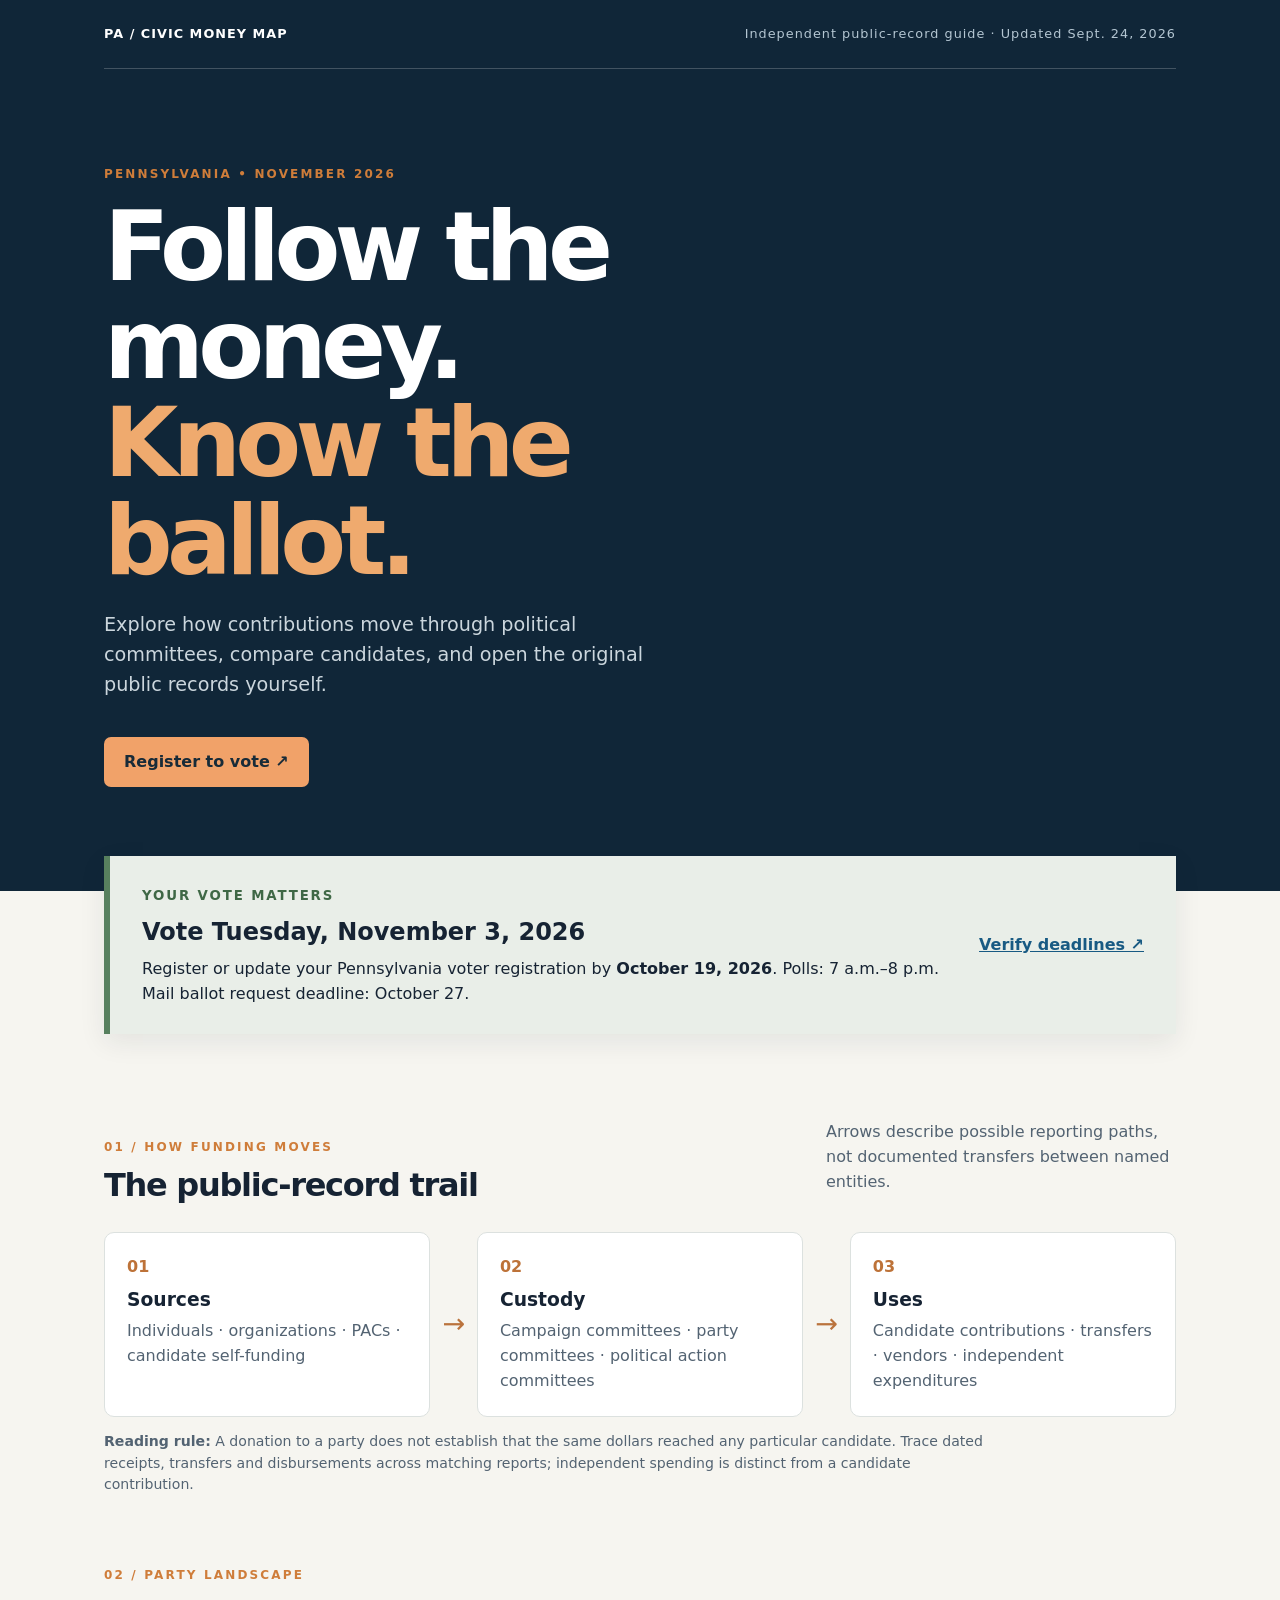
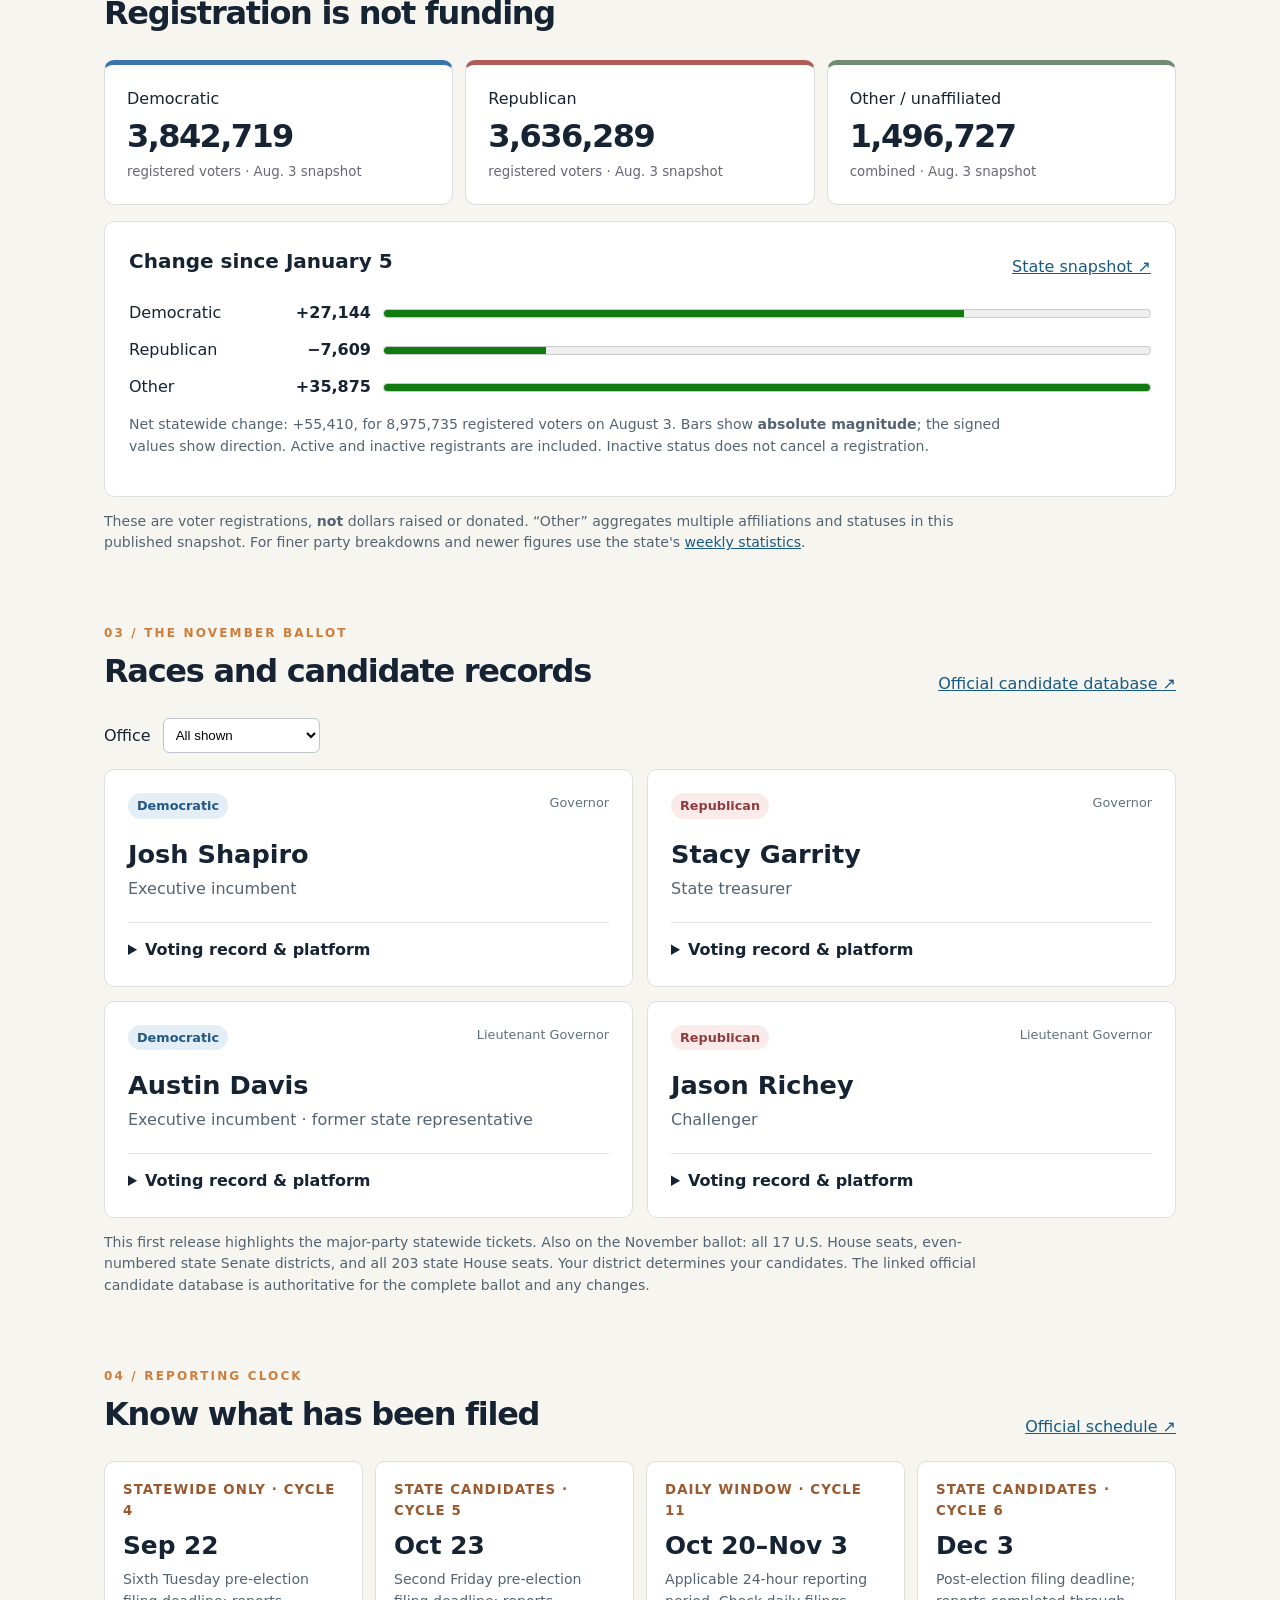
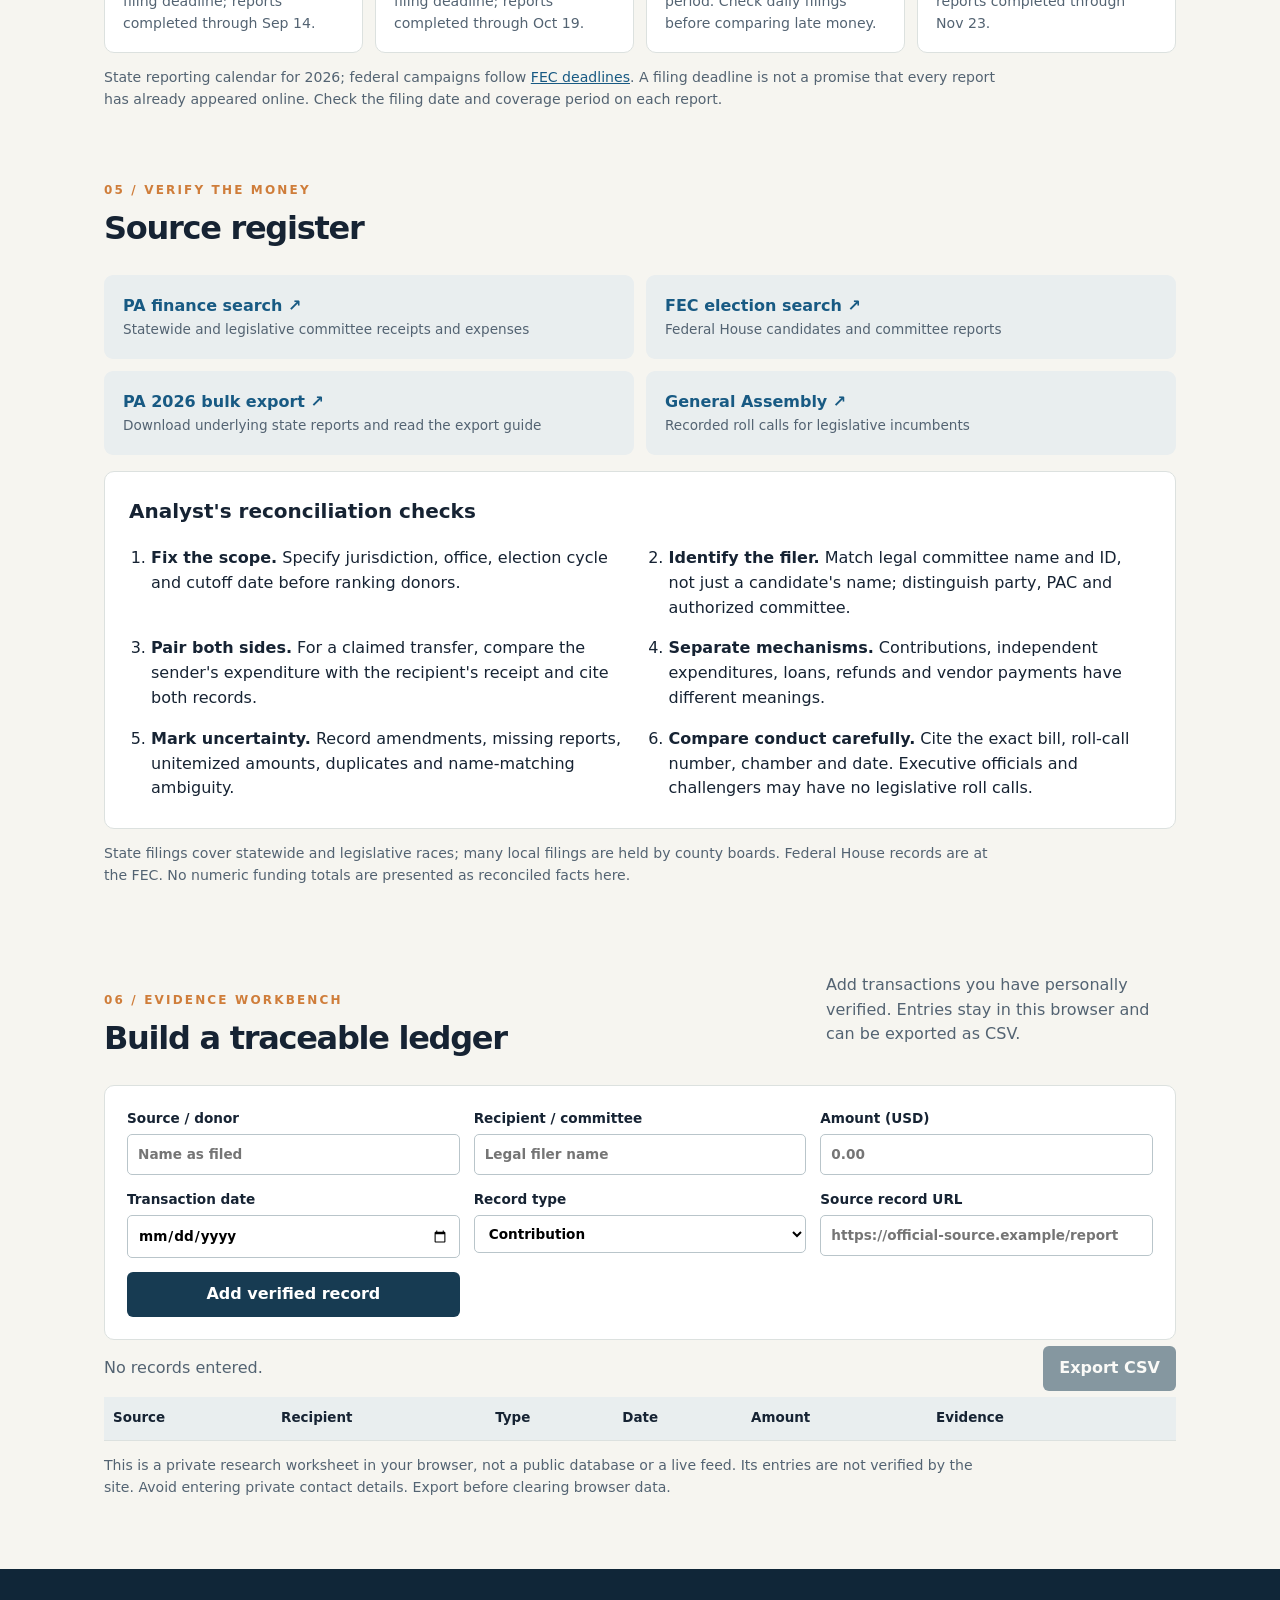
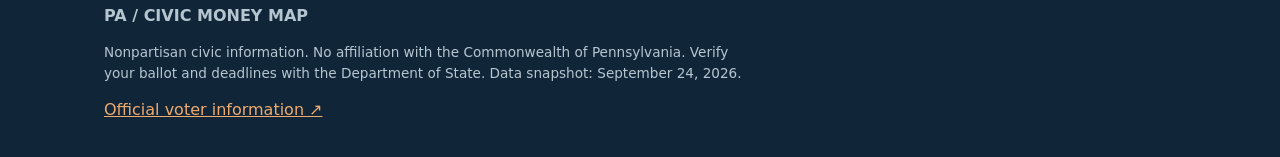
<file: index.html>
<!doctype html>
<html lang="en"><head><meta charset="utf-8"><meta name="viewport" content="width=device-width,initial-scale=1"><title>PA Civic Money Map · 2026</title><link rel="stylesheet" href="style.css?v=2"></head>
<body><header><div class="wrap"><nav><strong>PA / CIVIC MONEY MAP</strong><span>Independent public-record guide · Updated Sept. 24, 2026</span></nav><div class="hero"><p class="eyebrow">PENNSYLVANIA • NOVEMBER 2026</p><h1>Follow the money.<br><em>Know the ballot.</em></h1><p>Explore how contributions move through political committees, compare candidates, and open the original public records yourself.</p><a class="button" href="https://www.pavoterservices.pa.gov/pages/voterregistrationapplication.aspx" target="_blank" rel="noopener">Register to vote ↗</a></div></div></header>
<main class="wrap"><section class="deadline" aria-label="Election reminder"><div><small>YOUR VOTE MATTERS</small><h2>Vote Tuesday, November 3, 2026</h2><p>Register or update your Pennsylvania voter registration by <strong>October 19, 2026</strong>. Polls: 7 a.m.–8 p.m. Mail ballot request deadline: October 27.</p></div><a href="https://www.pa.gov/agencies/vote/elections/upcoming-elections" target="_blank" rel="noopener">Verify deadlines ↗</a></section>
<section><div class="sectionhead"><div><p class="eyebrow">01 / HOW FUNDING MOVES</p><h2>The public-record trail</h2></div><p class="muted">Arrows describe possible reporting paths, not documented transfers between named entities.</p></div><div class="flow" role="img" aria-label="Illustrative funding flow: donors to committees or parties, then candidates or spending vendors"><div><b>01</b><h3>Sources</h3><p>Individuals · organizations · PACs · candidate self-funding</p></div><i>→</i><div><b>02</b><h3>Custody</h3><p>Campaign committees · party committees · political action committees</p></div><i>→</i><div><b>03</b><h3>Uses</h3><p>Candidate contributions · transfers · vendors · independent expenditures</p></div></div><p class="note"><strong>Reading rule:</strong> A donation to a party does not establish that the same dollars reached any particular candidate. Trace dated receipts, transfers and disbursements across matching reports; independent spending is distinct from a candidate contribution.</p></section>
<section><div class="sectionhead"><div><p class="eyebrow">02 / PARTY LANDSCAPE</p><h2>Registration is not funding</h2></div></div><div class="partygrid"><article class="party dem"><span>Democratic</span><strong>3,842,719</strong><small>registered voters · Aug. 3 snapshot</small></article><article class="party rep"><span>Republican</span><strong>3,636,289</strong><small>registered voters · Aug. 3 snapshot</small></article><article class="party other"><span>Other / unaffiliated</span><strong>1,496,727</strong><small>combined · Aug. 3 snapshot</small></article></div><div class="panel"><div class="sectionhead"><h3>Change since January 5</h3><a href="https://www.pa.gov/agencies/dos/newsroom/pa-routine-list-maintenance-helps-ensure-accurate-voter-rolls" target="_blank" rel="noopener">State snapshot ↗</a></div><div class="trend" aria-label="Registration change from January 5 to August 3, 2026"><div><span>Democratic</span><b>+27,144</b><meter min="0" max="35875" value="27144">27,144</meter></div><div><span>Republican</span><b>−7,609</b><meter min="0" max="35875" value="7609">7,609 decrease</meter></div><div><span>Other</span><b>+35,875</b><meter min="0" max="35875" value="35875">35,875</meter></div></div><p class="note">Net statewide change: +55,410, for 8,975,735 registered voters on August 3. Bars show <strong>absolute magnitude</strong>; the signed values show direction. Active and inactive registrants are included. Inactive status does not cancel a registration.</p></div><p class="note">These are voter registrations, <strong>not</strong> dollars raised or donated. “Other” aggregates multiple affiliations and statuses in this published snapshot. For finer party breakdowns and newer figures use the state's <a href="https://www.pa.gov/agencies/dos/resources/voting-and-elections-resources/voting-and-election-statistics">weekly statistics</a>.</p></section>
<section><div class="sectionhead"><div><p class="eyebrow">03 / THE NOVEMBER BALLOT</p><h2>Races and candidate records</h2></div><a href="https://www.pavoterservices.pa.gov/electioninfo/ElectionInfo.aspx" target="_blank" rel="noopener">Official candidate database ↗</a></div><div class="filters"><label for="office">Office</label><select id="office"><option value="all">All shown</option><option value="Governor">Governor</option><option value="Lieutenant Governor">Lieutenant governor</option></select></div><div id="cards" class="cards"></div><p class="note">This first release highlights the major-party statewide tickets. Also on the November ballot: all 17 U.S. House seats, even-numbered state Senate districts, and all 203 state House seats. Your district determines your candidates. The linked official candidate database is authoritative for the complete ballot and any changes.</p></section>
<section><div class="sectionhead"><div><p class="eyebrow">04 / REPORTING CLOCK</p><h2>Know what has been filed</h2></div><a href="https://www.pa.gov/agencies/dos/programs/voting-and-elections/campaign-finance/reporting-dates" target="_blank" rel="noopener">Official schedule ↗</a></div><div class="dates"><article><small>STATEWIDE ONLY · CYCLE 4</small><b>Sep 22</b><span>Sixth Tuesday pre-election filing deadline; reports completed through Sep 14.</span></article><article><small>STATE CANDIDATES · CYCLE 5</small><b>Oct 23</b><span>Second Friday pre-election filing deadline; reports completed through Oct 19.</span></article><article><small>DAILY WINDOW · CYCLE 11</small><b>Oct 20–Nov 3</b><span>Applicable 24-hour reporting period. Check daily filings before comparing late money.</span></article><article><small>STATE CANDIDATES · CYCLE 6</small><b>Dec 3</b><span>Post-election filing deadline; reports completed through Nov 23.</span></article></div><p class="note">State reporting calendar for 2026; federal campaigns follow <a href="https://www.fec.gov/help-candidates-and-committees/dates-and-deadlines/2026-reporting-dates/congressional-pre-election-reporting-dates-2026/">FEC deadlines</a>. A filing deadline is not a promise that every report has already appeared online. Check the filing date and coverage period on each report.</p></section>
<section><div class="sectionhead"><div><p class="eyebrow">05 / VERIFY THE MONEY</p><h2>Source register</h2></div></div><div class="resources"><a href="https://www.campaignfinanceonline.pa.gov/pages/CFReportSearch.aspx" target="_blank" rel="noopener"><b>PA finance search ↗</b><span>Statewide and legislative committee receipts and expenses</span></a><a href="https://www.fec.gov/data/elections/" target="_blank" rel="noopener"><b>FEC election search ↗</b><span>Federal House candidates and committee reports</span></a><a href="https://www.pa.gov/agencies/dos/resources/voting-and-elections-resources/campaign-finance-data" target="_blank" rel="noopener"><b>PA 2026 bulk export ↗</b><span>Download underlying state reports and read the export guide</span></a><a href="https://www.palegis.us/" target="_blank" rel="noopener"><b>General Assembly ↗</b><span>Recorded roll calls for legislative incumbents</span></a></div><div class="panel"><h3>Analyst's reconciliation checks</h3><ol class="checklist"><li><b>Fix the scope.</b> Specify jurisdiction, office, election cycle and cutoff date before ranking donors.</li><li><b>Identify the filer.</b> Match legal committee name and ID, not just a candidate's name; distinguish party, PAC and authorized committee.</li><li><b>Pair both sides.</b> For a claimed transfer, compare the sender's expenditure with the recipient's receipt and cite both records.</li><li><b>Separate mechanisms.</b> Contributions, independent expenditures, loans, refunds and vendor payments have different meanings.</li><li><b>Mark uncertainty.</b> Record amendments, missing reports, unitemized amounts, duplicates and name-matching ambiguity.</li><li><b>Compare conduct carefully.</b> Cite the exact bill, roll-call number, chamber and date. Executive officials and challengers may have no legislative roll calls.</li></ol></div><p class="note">State filings cover statewide and legislative races; many local filings are held by county boards. Federal House records are at the FEC. No numeric funding totals are presented as reconciled facts here.</p></section>
<section><div class="sectionhead"><div><p class="eyebrow">06 / EVIDENCE WORKBENCH</p><h2>Build a traceable ledger</h2></div><p class="muted">Add transactions you have personally verified. Entries stay in this browser and can be exported as CSV.</p></div><form id="ledger-form" class="ledger-form"><label>Source / donor<input name="source" required maxlength="120" placeholder="Name as filed"></label><label>Recipient / committee<input name="recipient" required maxlength="120" placeholder="Legal filer name"></label><label>Amount (USD)<input name="amount" required type="number" min="0.01" step="0.01" placeholder="0.00"></label><label>Transaction date<input name="date" required type="date"></label><label>Record type<select name="kind"><option>Contribution</option><option>Transfer</option><option>Independent expenditure</option><option>Loan</option><option>Refund</option><option>Vendor payment</option></select></label><label>Source record URL<input name="url" required type="url" placeholder="https://official-source.example/report"></label><button type="submit">Add verified record</button></form><div class="ledger-head"><p id="ledger-status" role="status">No records entered.</p><button id="export-ledger" type="button" disabled>Export CSV</button></div><div class="table-scroll"><table><thead><tr><th>Source</th><th>Recipient</th><th>Type</th><th>Date</th><th>Amount</th><th>Evidence</th><th></th></tr></thead><tbody id="ledger-rows"></tbody></table></div><p class="note">This is a private research worksheet in your browser, not a public database or a live feed. Its entries are not verified by the site. Avoid entering private contact details. Export before clearing browser data.</p></section></main>
<footer><div class="wrap"><strong>PA / CIVIC MONEY MAP</strong><p>Nonpartisan civic information. No affiliation with the Commonwealth of Pennsylvania. Verify your ballot and deadlines with the Department of State. Data snapshot: September 24, 2026.</p><a href="https://www.pa.gov/agencies/vote/voter-registration">Official voter information ↗</a></div></footer><script src="app.js?v=2"></script></body></html>
</file>
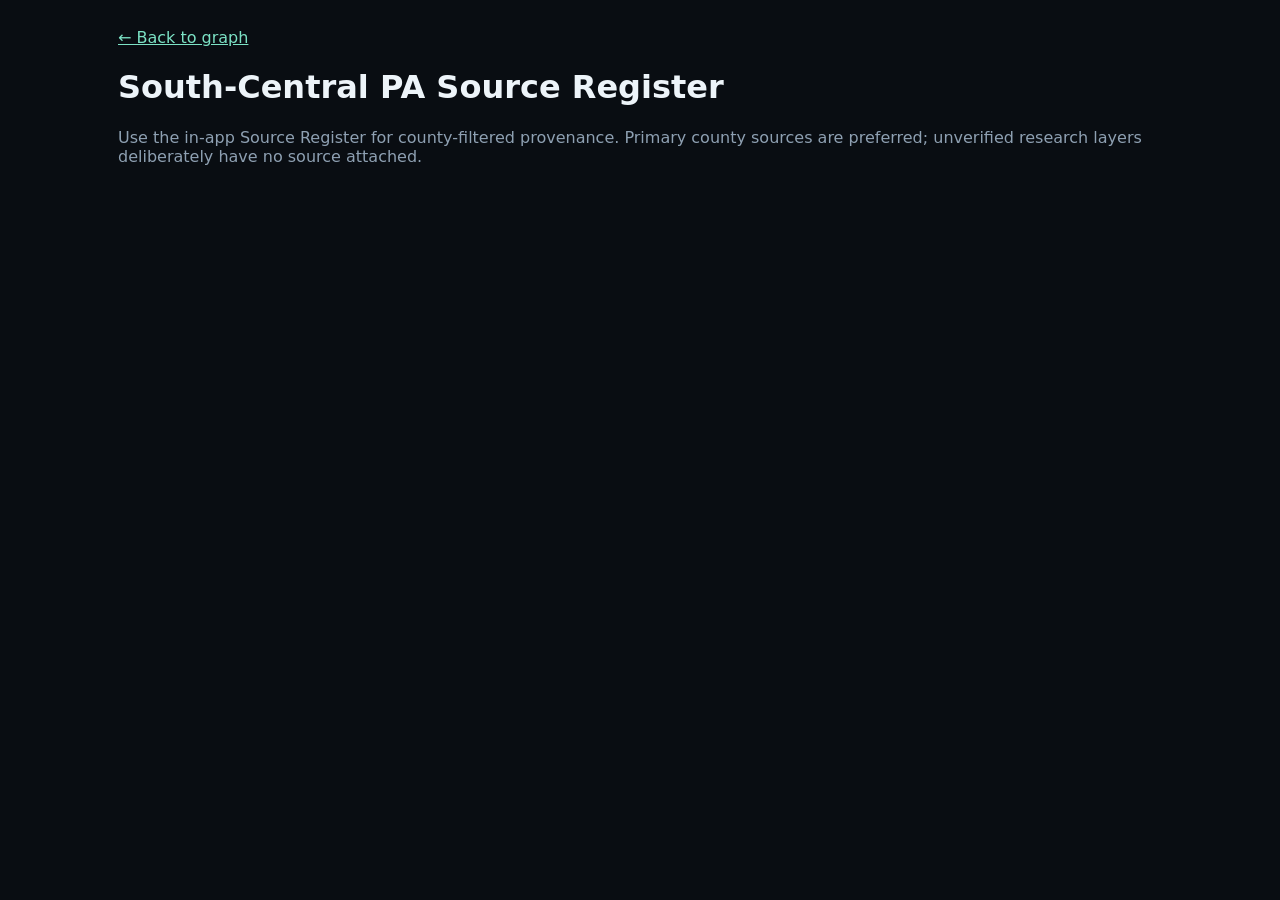
<file: sources.html>
<!doctype html><html><head><meta charset="utf-8"><meta name="viewport" content="width=device-width,initial-scale=1"><title>Regional Source Register</title><link rel="stylesheet" href="styles.css"></head><body style="padding:28px;max-width:1100px;margin:auto"><a href="index.html" style="color:#7ce2c5">← Back to graph</a><h1>South-Central PA Source Register</h1><p style="color:#8ea0b2">Use the in-app Source Register for county-filtered provenance. Primary county sources are preferred; unverified research layers deliberately have no source attached.</p></body></html>
</file>
<file: style.css>
:root{font:16px/1.55 system-ui,-apple-system,Segoe UI,sans-serif;color:#162333;background:#f6f5f0}*{box-sizing:border-box}body{margin:0}a{color:#185a83}a:hover{text-decoration:none}.wrap{max-width:1120px;margin:auto;padding:0 24px}header{background:#102638;color:#fff}nav{display:flex;justify-content:space-between;gap:20px;padding:24px 0;border-bottom:1px solid #ffffff35;font-size:.8rem;letter-spacing:.08em}nav span{color:#b4c6d2}.hero{padding:84px 0 104px;max-width:740px}.eyebrow{font-size:.75rem;color:#cf7d3a;letter-spacing:.18em;font-weight:800}.hero h1{font-size:clamp(3rem,8vw,6rem);line-height:1.02;letter-spacing:-.06em;margin:16px 0}.hero em{color:#efaa6e;font-style:normal}.hero>p:not(.eyebrow){font-size:1.2rem;color:#cbd6dd;max-width:580px}.button{display:inline-block;background:#f1a269;color:#182b38;padding:13px 20px;border-radius:7px;font-weight:800;text-decoration:none;margin-top:18px}main section{margin:70px 0}.deadline{background:#e9eee8;border-left:6px solid #57805e;padding:27px 32px;display:flex;justify-content:space-between;align-items:center;gap:25px;margin-top:-35px;position:relative;box-shadow:0 8px 25px #17273415}.deadline small{letter-spacing:.14em;color:#3f6846;font-weight:800}.deadline h2{margin:6px 0}.deadline p{margin:0}.deadline a{white-space:nowrap;font-weight:700}.sectionhead{display:flex;justify-content:space-between;align-items:end;gap:22px;margin-bottom:22px}.sectionhead h2{font-size:2rem;letter-spacing:-.04em;margin:0}.sectionhead .eyebrow{margin:0 0 4px}.sectionhead>p{max-width:350px}.muted,.note{color:#536372}.note{font-size:.88rem;max-width:900px}.flow{display:flex;align-items:stretch;gap:12px}.flow div{background:#fff;border:1px solid #dce1df;border-radius:10px;padding:22px;flex:1}.flow b{color:#bd7238}.flow h3{margin:5px 0}.flow p{margin:0;color:#536372}.flow i{align-self:center;color:#ba733d;font-size:1.7rem;font-style:normal}.partygrid{display:grid;grid-template-columns:repeat(3,1fr);gap:12px}.party{background:#fff;border:1px solid #ddd;padding:22px;border-radius:10px;display:flex;flex-direction:column;border-top:5px solid #778}.party.dem{border-top-color:#3976ac}.party.rep{border-top-color:#b15b59}.party.other{border-top-color:#718b72}.party strong{font-size:2rem;letter-spacing:-.05em}.party small{color:#667}.filters{margin-bottom:16px;display:flex;gap:12px;align-items:center}.filters select{padding:8px;border:1px solid #bcc6cc;background:white;border-radius:6px}.cards{display:grid;grid-template-columns:repeat(2,1fr);gap:14px}.card{background:#fff;padding:23px;border:1px solid #dce1df;border-radius:10px}.cardtop{display:flex;justify-content:space-between;color:#63717b;font-size:.8rem}.tag{padding:3px 9px;border-radius:20px;font-weight:800}.blue{background:#e4eef7;color:#225785}.red{background:#faeaea;color:#8f3c3d}.card h3{font-size:1.6rem;margin:16px 0 2px}.card>.muted{margin:0 0 20px}details{border-top:1px solid #e1e5e6;padding-top:15px}summary{cursor:pointer;font-weight:750}details p{color:#50616f}.links{display:flex;flex-wrap:wrap;gap:9px 17px;font-size:.85rem}.resources{display:grid;grid-template-columns:repeat(2,1fr);gap:12px}.resources a{background:#e9eeef;border-radius:9px;padding:19px;display:flex;flex-direction:column;text-decoration:none}.resources a:hover{background:#d9e7ea}.resources span{font-size:.85rem;color:#536372}footer{background:#102638;color:#b6c6d1;padding:35px 0}footer p{max-width:650px;font-size:.85rem}footer a{color:#efaa6e}@media(max-width:700px){nav span{display:none}.hero{padding:60px 0 88px}.deadline,.sectionhead{display:block}.deadline a{display:inline-block;margin-top:12px}.flow{flex-direction:column}.flow i{transform:rotate(90deg)}.partygrid,.cards,.resources{grid-template-columns:1fr}}
.panel{background:#fff;border:1px solid #dce1df;border-radius:10px;padding:24px;margin-top:16px}.panel h3{margin:0 0 12px;font-size:1.25rem}.panel .sectionhead{align-items:center;margin:0 0 12px}.trend{display:grid;gap:12px}.trend>div{display:grid;grid-template-columns:130px 100px 1fr;align-items:center;gap:12px}.trend b{text-align:right}.trend meter{width:100%;height:18px;accent-color:#4f7993}.dates{display:grid;grid-template-columns:repeat(4,1fr);gap:12px}.dates article{background:#fff;border:1px solid #dce1df;border-radius:10px;padding:18px;display:flex;flex-direction:column;gap:10px}.dates small{color:#9a592e;letter-spacing:.08em;font-weight:800}.dates b{font-size:1.55rem;line-height:1.1}.dates span{font-size:.88rem;color:#536372}.checklist{display:grid;grid-template-columns:repeat(2,1fr);gap:10px 35px;padding-left:22px;margin-bottom:0}.checklist li{padding:3px 0}.ledger-form{display:grid;grid-template-columns:repeat(3,1fr);gap:14px;background:#fff;padding:22px;border:1px solid #dce1df;border-radius:10px}.ledger-form label{display:flex;flex-direction:column;gap:5px;font-size:.85rem;font-weight:700}.ledger-form input,.ledger-form select{min-width:0;width:100%;font:inherit;padding:9px 10px;border:1px solid #b9c5ca;border-radius:5px;background:#fff}.ledger-form button,.ledger-head button{font:inherit;background:#173b52;color:white;border:0;border-radius:6px;padding:10px 16px;font-weight:700;cursor:pointer}.ledger-form button{align-self:end}.ledger-head{display:flex;justify-content:space-between;align-items:center;gap:12px}.ledger-head p{color:#536372}.ledger-head button:disabled{opacity:.5;cursor:not-allowed}.table-scroll{overflow-x:auto}table{border-collapse:collapse;width:100%;background:white}th,td{text-align:left;border-bottom:1px solid #dce1df;padding:11px 9px;font-size:.84rem;white-space:nowrap}th{background:#e9eeef}.remove{border:0;background:transparent;color:#8b3d3d;cursor:pointer;text-decoration:underline}input:focus-visible,select:focus-visible,button:focus-visible,a:focus-visible,summary:focus-visible{outline:3px solid #d58142;outline-offset:2px}@media(max-width:850px){.dates{grid-template-columns:repeat(2,1fr)}.ledger-form{grid-template-columns:repeat(2,1fr)}}@media(max-width:700px){.dates,.checklist,.ledger-form{grid-template-columns:1fr}.trend>div{grid-template-columns:1fr 85px}.trend meter{grid-column:1/-1}.ledger-head{align-items:start;flex-direction:column}}
</file>
<file: styles.css>
*{box-sizing:border-box}:root{--bg:#090d12;--rail:#0c1219;--panel:#101821;--panel2:#141f2b;--line:#263546;--text:#edf4f9;--muted:#8ea0b2;--mint:#7ce2c5;--blue:#8bbaff;--gold:#ffd276;--violet:#d0a6ff;--red:#ff9a8c;--pink:#f4a4d3;--land:#c5d47a}html,body{margin:0;background:var(--bg);color:var(--text);font-family:Inter,system-ui,sans-serif}.shell{display:grid;grid-template-columns:310px 1fr;min-height:100vh}.rail{background:var(--rail);border-right:1px solid var(--line);padding:24px;position:sticky;top:0;height:100vh;overflow:auto}.brand{display:flex;gap:13px;align-items:center}.seal{width:50px;height:50px;border-radius:16px;display:grid;place-items:center;background:linear-gradient(145deg,var(--mint),var(--blue));color:#07110e;font:800 14px "IBM Plex Mono"}.brand h1{font-size:17px;line-height:1.1;margin:0}.brand p{font-size:11px;color:var(--muted);margin:6px 0 0}.caution{margin:22px 0;padding:13px;border:1px solid var(--line);border-radius:13px;background:var(--panel);font-size:11px;line-height:1.5}.caution b{display:block;color:var(--gold);margin-bottom:5px}.caution span{color:var(--muted)}.tabs{display:grid;grid-template-columns:repeat(2,1fr);gap:5px}.tab{font-size:10px;padding:9px 6px}.tab.active{background:var(--mint);color:#07110e;border-color:var(--mint)}.filter{margin:22px 0}.filter h2{font-size:10px;letter-spacing:.13em;text-transform:uppercase;color:var(--muted);margin:0 0 10px}.filter label{display:flex;gap:8px;align-items:center;font-size:12px;margin:8px 0}.filter input[type=checkbox]{accent-color:var(--mint)}input[type=search],select{width:100%;background:#090f15;border:1px solid var(--line);color:var(--text);border-radius:9px;padding:10px;font-size:13px}.rail-actions{display:flex;gap:8px}button{background:#172332;border:1px solid #35495e;color:var(--text);border-radius:9px;padding:10px 12px;font-weight:600;cursor:pointer}.secondary{background:transparent}.content{padding:26px 30px 20px;min-width:0}.hero{display:flex;justify-content:space-between;gap:24px;align-items:end;margin-bottom:18px}.eyebrow{text-transform:uppercase;letter-spacing:.14em;color:var(--mint);font-size:10px}.hero h2{font-size:27px;margin:7px 0 4px;letter-spacing:-.03em}.hero p{font-size:12px;color:var(--muted);max-width:780px}.metrics{display:flex;gap:22px}.metrics div{display:flex;flex-direction:column;align-items:flex-end}.metrics strong{font:600 20px "IBM Plex Mono"}.metrics span{font-size:9px;color:var(--muted);text-transform:uppercase}.view{display:none}.view.active{display:block}.workspace{display:grid;grid-template-columns:minmax(0,1fr) 360px;gap:15px}.card{border:1px solid var(--line);background:var(--panel);border-radius:17px;overflow:hidden}.card-head{display:flex;justify-content:space-between;align-items:center;padding:13px 16px;border-bottom:1px solid var(--line)}.card-head small{color:var(--muted);font-size:10px}#cy{height:650px;background:radial-gradient(circle at center,rgba(124,226,197,.05),transparent 35%),linear-gradient(rgba(255,255,255,.015) 1px,transparent 1px),linear-gradient(90deg,rgba(255,255,255,.015) 1px,transparent 1px);background-size:auto,32px 32px,32px 32px}.detail{padding:18px;min-height:690px}.empty{height:100%;display:grid;place-content:center;text-align:center;color:var(--muted);padding:25px}.empty div{font-size:38px}.empty h3{color:var(--text);margin:8px 0}.empty p,.detail p{font-size:12px;line-height:1.6;color:var(--muted)}.kicker{font-size:10px;text-transform:uppercase;letter-spacing:.12em;color:var(--mint)}.detail h3{font-size:19px;margin:7px 0}.meta{display:grid;grid-template-columns:1fr 1fr;gap:7px;margin:14px 0}.meta div{background:var(--panel2);border:1px solid var(--line);padding:9px;border-radius:9px}.meta span{display:block;color:var(--muted);font-size:9px;text-transform:uppercase;margin-bottom:4px}.meta b{font-size:11px}.sources{display:grid;gap:7px}.sources a{border:1px solid var(--line);background:#0b1219;padding:9px;border-radius:9px;color:#bdd6ff;text-decoration:none;font-size:10px;overflow-wrap:anywhere}.county-cards{display:grid;grid-template-columns:repeat(3,minmax(0,1fr));gap:12px;padding:15px}.county-card{border:1px solid var(--line);background:var(--panel2);border-radius:13px;padding:14px}.county-card h3{margin:0 0 8px;font-size:16px}.county-card p{font-size:10px;color:var(--muted);line-height:1.5}.county-card .people{font-size:11px;line-height:1.7}.county-card button{margin-top:10px;font-size:10px}.timeline{padding:10px 18px 20px}.event{display:grid;grid-template-columns:115px 1fr;gap:14px;padding:12px 0;border-bottom:1px solid var(--line)}.event-date{font:500 10px "IBM Plex Mono";color:var(--muted)}.event-body h4{font-size:12px;margin:0 0 5px}.event-body p{font-size:10px;color:var(--muted);margin:0}.table-wrap{overflow:auto}table{border-collapse:collapse;width:100%;font-size:10px}th,td{text-align:left;border-bottom:1px solid var(--line);padding:10px;vertical-align:top}th{background:#0d151e;color:var(--muted);text-transform:uppercase}.tiny{font-size:10px;padding:7px 9px}.source-cards{display:grid;grid-template-columns:repeat(2,minmax(0,1fr));gap:10px;padding:15px}.source-card{border:1px solid var(--line);border-radius:11px;padding:12px;background:var(--panel2)}.source-card b{font-size:11px}.source-card p{font-size:10px;color:var(--muted);margin:5px 0}.source-card a{color:#bdd6ff;font-size:10px;overflow-wrap:anywhere}.regional-note{margin-top:15px;padding:15px}.regional-note p{font-size:11px;color:var(--muted);line-height:1.6}footer{display:flex;justify-content:space-between;gap:20px;padding:15px 3px 0;font-size:10px;color:var(--muted)}@media(max-width:1100px){.workspace{grid-template-columns:1fr}.detail{min-height:auto}.county-cards{grid-template-columns:repeat(2,1fr)}}@media(max-width:820px){.shell{grid-template-columns:1fr}.rail{position:relative;height:auto;border-right:0;border-bottom:1px solid var(--line)}.content{padding:18px}.hero{flex-direction:column;align-items:flex-start}.metrics{flex-wrap:wrap}.metrics div{align-items:flex-start}.county-cards,.source-cards{grid-template-columns:1fr}#cy{height:520px}}
.integration-grid{display:grid;grid-template-columns:minmax(0,1fr) 400px;gap:15px}
.integration-intro{display:grid;grid-template-columns:repeat(3,minmax(0,1fr));gap:10px;padding:15px;border-bottom:1px solid var(--line)}
.mode-card{background:var(--panel2);border:1px solid var(--line);border-radius:12px;padding:13px;display:flex;flex-direction:column;gap:7px}
.mode-card strong{font-size:12px}.mode-card span{font-size:10px;color:var(--muted);line-height:1.5}
.landex-county-cards{display:grid;grid-template-columns:repeat(2,minmax(0,1fr));gap:10px;padding:15px}
.landex-card{background:var(--panel2);border:1px solid var(--line);border-radius:12px;padding:13px}
.landex-card h4{font-size:13px;margin:0 0 5px}.landex-card p{font-size:10px;color:var(--muted);line-height:1.5;margin:5px 0}
.landex-status{display:inline-block;font:600 9px "IBM Plex Mono";padding:4px 6px;border-radius:6px;background:#26384a;color:#dfeaf5}
.landex-status.confirmed{background:#173b32;color:#98efd4}.landex-status.other{background:#403723;color:#ffe39d}
.landex-card a{font-size:10px;color:#bcd4ff;text-decoration:none}
.import-panel{padding:18px}.import-panel h3{margin:6px 0}.import-panel p{font-size:11px;color:var(--muted);line-height:1.6}
#importexCsv,#landexCsv{width:100%;margin:8px 0 10px;color:var(--text)}
.download-template{display:inline-block;padding:9px 11px;border:1px solid var(--line);border-radius:9px;color:#bcd4ff;text-decoration:none;font-size:11px}
.import-status{margin:12px 0;font-size:10px;color:var(--muted)}
.import-table-wrap{max-height:330px;overflow:auto;border:1px solid var(--line);border-radius:10px}
.api-warning{margin-top:12px;background:#2b2118;border:1px solid #5c4933;color:#e8d7bb;border-radius:10px;padding:11px;font-size:10px;line-height:1.5}
@media(max-width:1100px){.integration-grid{grid-template-columns:1fr}.integration-intro{grid-template-columns:1fr}.landex-county-cards{grid-template-columns:1fr}}
</file>
